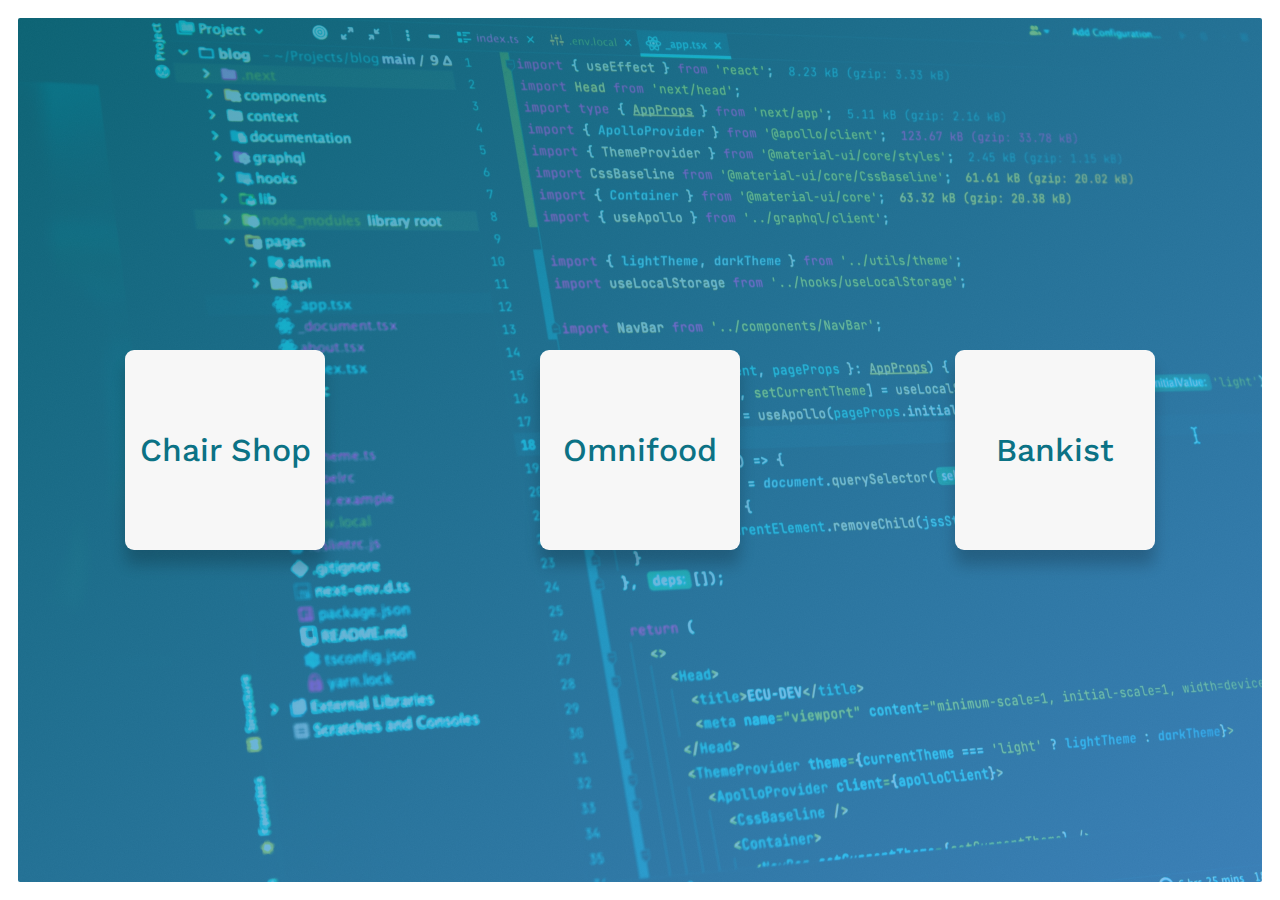
<file: index.html>
<!DOCTYPE html>
<html lang="es">
  <head>
    <meta charset="UTF-8" />
    <meta http-equiv="X-UA-Compatible" content="IE=edge" />
    <meta name="viewport" content="width=device-width, initial-scale=1.0" />
    <link href="css/style.css" rel="stylesheet" />
    <link href="css/queries.css" rel="stylesheet" />

    <link rel="preconnect" href="https://fonts.googleapis.com" />
    <link rel="preconnect" href="https://fonts.gstatic.com" crossorigin />
    <link
      href="https://fonts.googleapis.com/css2?family=Work+Sans:wght@400;500;600;700&display=swap"
      rel="stylesheet"
    />

    <title>Portafolio 💻</title>
  </head>
  <body>
    <header class="header">
      <div class="header__container">
        <div class="header__element">
          <a href="Practicas/LisbonChairShop/index.html" class="btn"
            ><div class="text-box">
              <p class="title-page">Chair Shop</p>
              <div class="description-box hidden">
                <span class="focus-page">Enfoque</span>: HTML5, CSS3
                <ul class="description-page">
                  <li>Uso de iconos</li>
                  <li>Jerarquía visual</li>
                </ul>
              </div>
            </div></a
          >
        </div>

        <div class="header__element">
          <a href="Practicas/Omnifood/index.html" class="btn"
            ><div class="text-box">
              <p class="title-page">Omnifood</p>
              <div class="description-box hidden">
                <span class="focus-page">Enfoque</span>: HTML5, CSS3
                <ul class="description-page">
                  <li>Diseño responsivo</li>
                  <li>Uso de js</li>
                </ul>
              </div>
            </div></a
          >
        </div>

        <div class="header__element">
          <a href="Practicas/Bankist/index.html" class="btn btn--animated"
            ><div class="text-box">
              <p class="title-page">Bankist</p>
              <div class="description-box hidden">
                <span class="focus-page">Enfoque</span>: JavaScript
                <ul class="description-page">
                  <li>Manejo de DOM</li>
                  <li>Optimización de imágenes</li>
                </ul>
              </div>
            </div></a
          >
        </div>
      </div>
    </header>
  </body>

  <script src="js/script.js"></script>
</html>
</file>
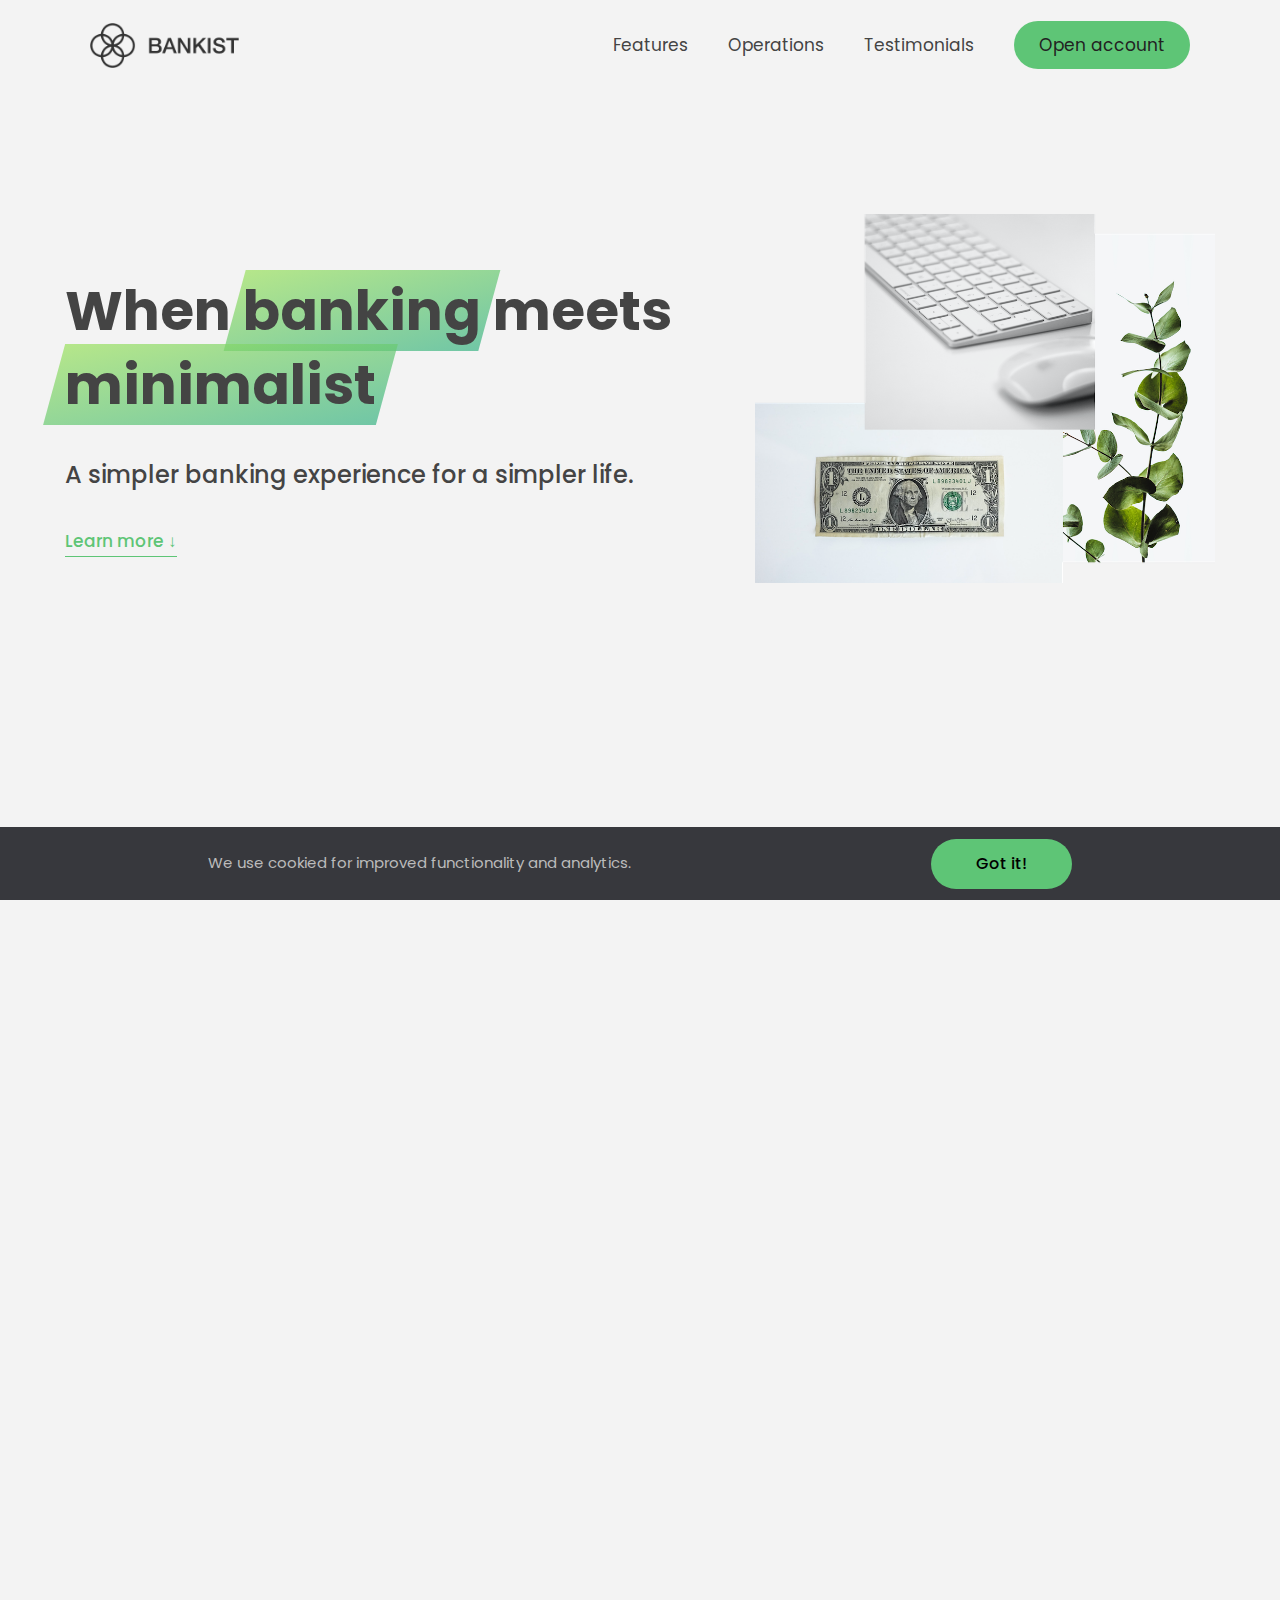
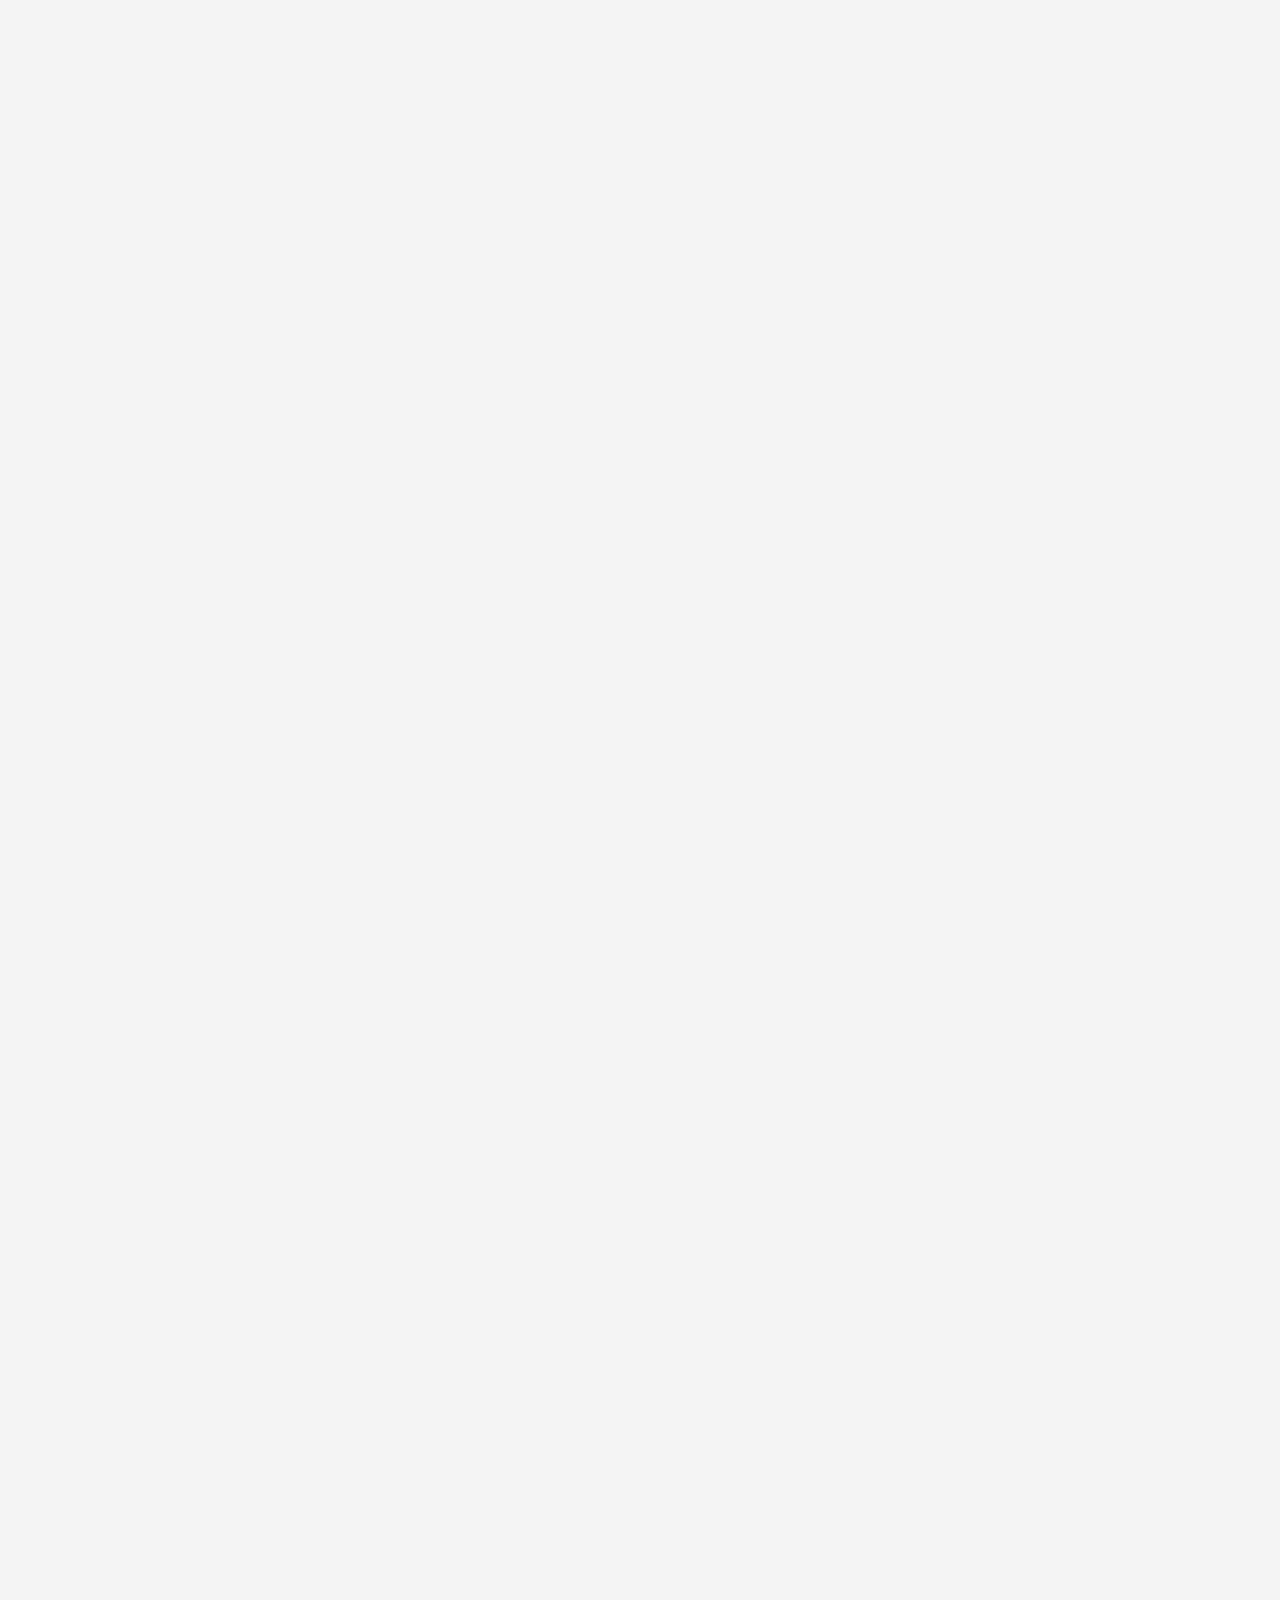
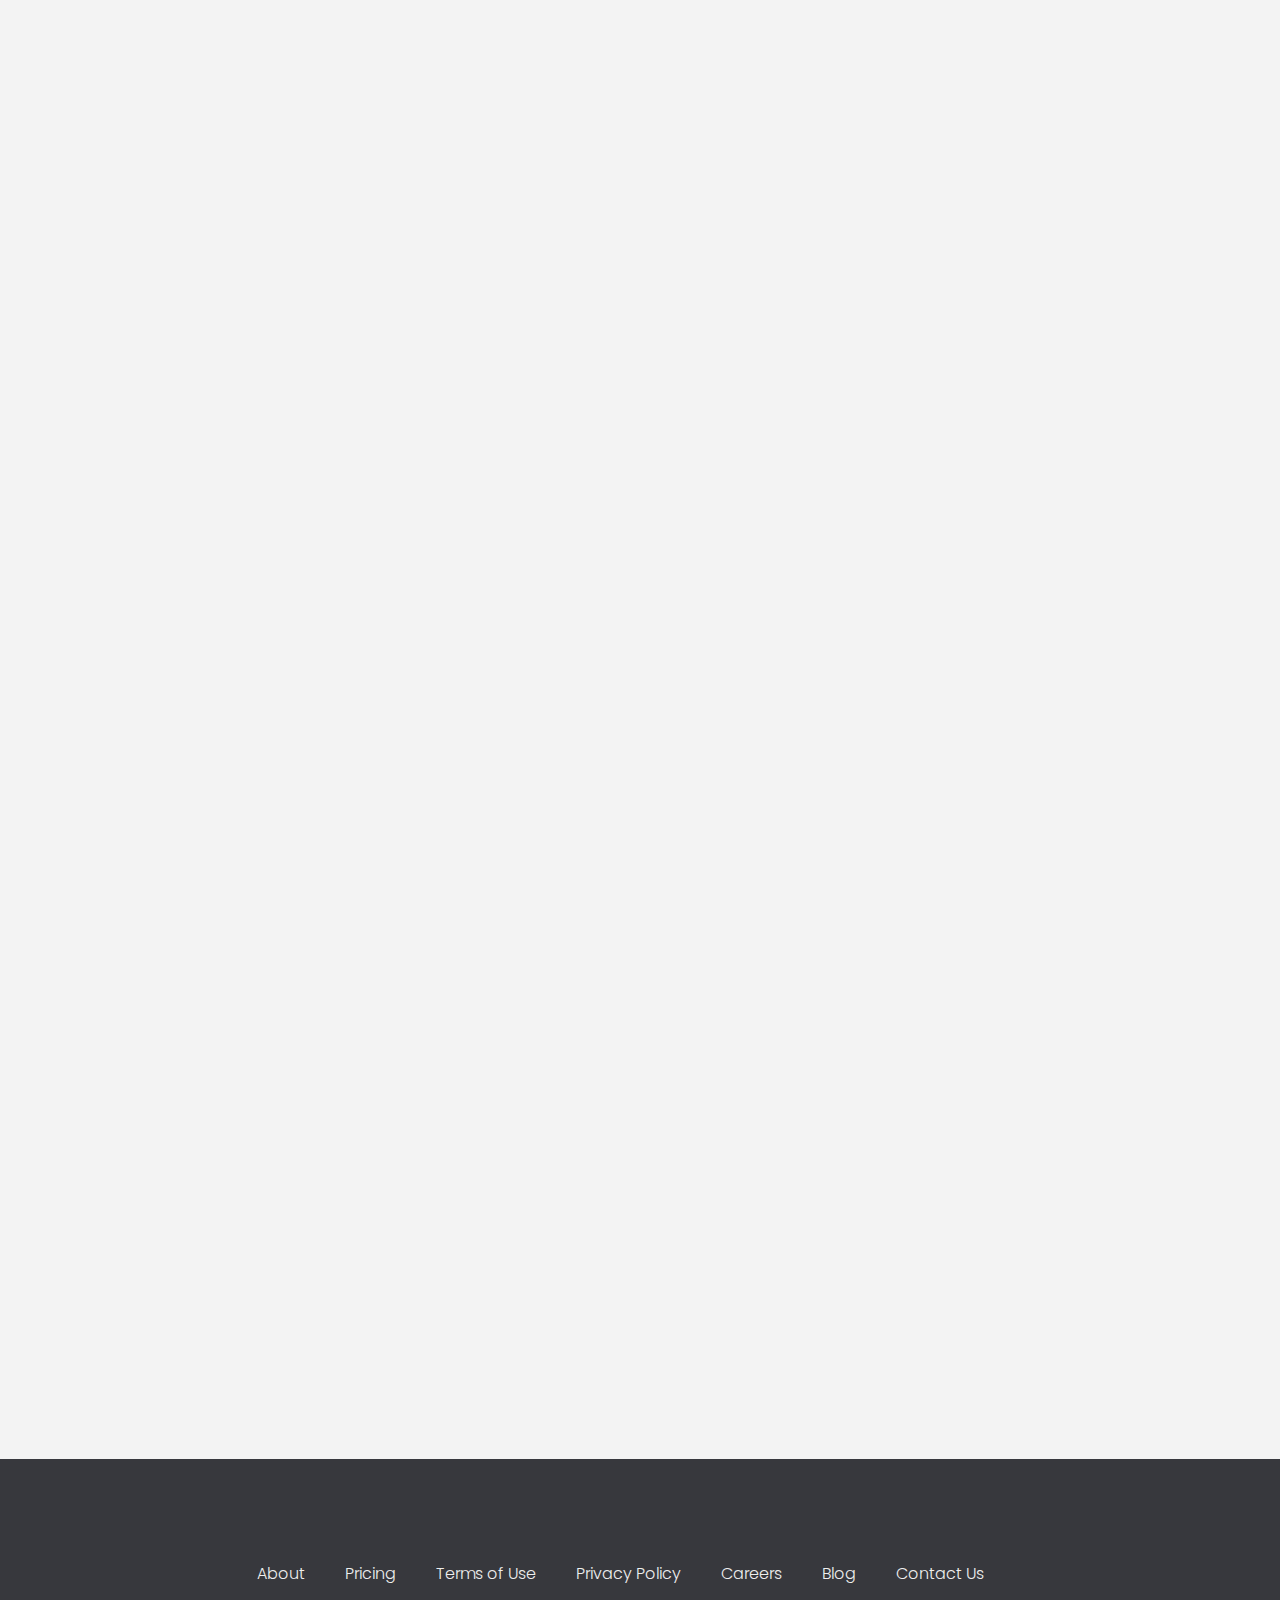
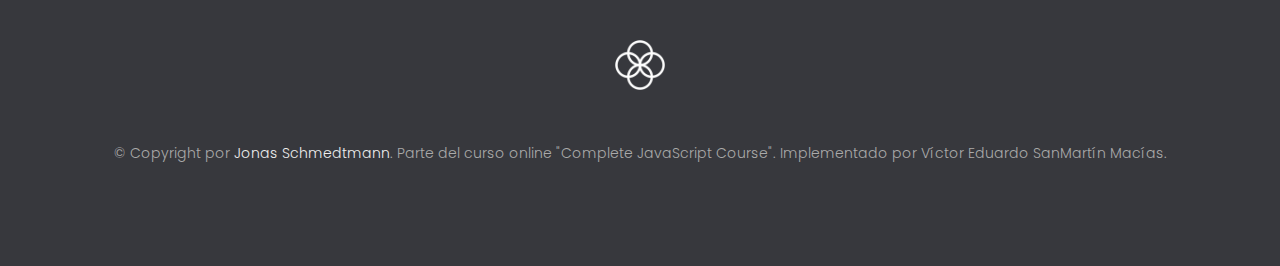
<file: Practicas/Bankist/index.html>
<!DOCTYPE html>
<html lang="en">
  <head>
    <meta charset="UTF-8" />
    <meta name="viewport" content="width=device-width, initial-scale=1.0" />
    <meta http-equiv="X-UA-Compatible" content="ie=edge" />
    <link rel="shortcut icon" type="image/png" href="img/icon.png" />

    <link
      href="https://fonts.googleapis.com/css?family=Poppins:300,400,500,600&display=swap"
      rel="stylesheet"
    />
    <link rel="stylesheet" href="style.css" />
    <title>Bankist | When Banking meets Minimalist</title>
  </head>
  <body>
    <header class="header">
      <nav class="nav">
        <img
          src="img/logo.png"
          alt="Bankist logo"
          class="nav__logo"
          id="logo"
        />
        <ul class="nav__links">
          <li class="nav__item">
            <a class="nav__link" href="#section--1">Features</a>
          </li>
          <li class="nav__item">
            <a class="nav__link" href="#section--2">Operations</a>
          </li>
          <li class="nav__item">
            <a class="nav__link" href="#section--3">Testimonials</a>
          </li>
          <li class="nav__item">
            <a class="nav__link nav__link--btn btn--show-modal" href="#"
              >Open account</a
            >
          </li>
        </ul>
      </nav>

      <div class="header__title">
        <h1>
          When
          <!-- Green highlight effect -->
          <span class="highlight">banking</span>
          meets<br />
          <span class="highlight">minimalist</span>
        </h1>
        <h4>A simpler banking experience for a simpler life.</h4>
        <button class="btn--text btn--scroll-to">Learn more &DownArrow;</button>
        <img
          src="img/hero.png"
          class="header__img"
          alt="Minimalist bank items"
        />
      </div>
    </header>

    <section class="section" id="section--1">
      <div class="section__title">
        <h2 class="section__description">Features</h2>
        <h3 class="section__header">
          Everything you need in a modern bank and more.
        </h3>
      </div>

      <div class="features">
        <img
          src="img/digital-lazy.jpg"
          data-src="img/digital.jpg"
          alt="Computer"
          class="features__img lazy-img"
        />
        <div class="features__feature">
          <div class="features__icon">
            <svg>
              <use xlink:href="img/icons.svg#icon-monitor"></use>
            </svg>
          </div>
          <h5 class="features__header">100% digital bank</h5>
          <p>
            Lorem ipsum dolor sit amet consectetur adipisicing elit. Unde alias
            sint quos? Accusantium a fugiat porro reiciendis saepe quibusdam
            debitis ducimus.
          </p>
        </div>

        <div class="features__feature">
          <div class="features__icon">
            <svg>
              <use xlink:href="img/icons.svg#icon-trending-up"></use>
            </svg>
          </div>
          <h5 class="features__header">Watch your money grow</h5>
          <p>
            Nesciunt quos autem dolorum voluptates cum dolores dicta fuga
            inventore ab? Nulla incidunt eius numquam sequi iste pariatur
            quibusdam!
          </p>
        </div>
        <img
          src="img/grow-lazy.jpg"
          data-src="img/grow.jpg"
          alt="Plant"
          class="features__img lazy-img"
        />

        <img
          src="img/card-lazy.jpg"
          data-src="img/card.jpg"
          alt="Credit card"
          class="features__img lazy-img"
        />
        <div class="features__feature">
          <div class="features__icon">
            <svg>
              <use xlink:href="img/icons.svg#icon-credit-card"></use>
            </svg>
          </div>
          <h5 class="features__header">Free debit card included</h5>
          <p>
            Quasi, fugit in cumque cupiditate reprehenderit debitis animi enim
            eveniet consequatur odit quam quos possimus assumenda dicta fuga
            inventore ab.
          </p>
        </div>
      </div>
    </section>

    <section class="section" id="section--2">
      <div class="section__title">
        <h2 class="section__description">Operations</h2>
        <h3 class="section__header">
          Everything as simple as possible, but no simpler.
        </h3>
      </div>

      <div class="operations">
        <div class="operations__tab-container">
          <button
            class="btn operations__tab operations__tab--1 operations__tab--active"
            data-tab="1"
          >
            <span>01</span>Instant Transfers
          </button>
          <button class="btn operations__tab operations__tab--2" data-tab="2">
            <span>02</span>Instant Loans
          </button>
          <button class="btn operations__tab operations__tab--3" data-tab="3">
            <span>03</span>Instant Closing
          </button>
        </div>
        <div
          class="operations__content operations__content--1 operations__content--active"
        >
          <div class="operations__icon operations__icon--1">
            <svg>
              <use xlink:href="img/icons.svg#icon-upload"></use>
            </svg>
          </div>
          <h5 class="operations__header">
            Tranfser money to anyone, instantly! No fees, no BS.
          </h5>
          <p>
            Lorem ipsum dolor sit amet, consectetur adipisicing elit, sed do
            eiusmod tempor incididunt ut labore et dolore magna aliqua. Ut enim
            ad minim veniam, quis nostrud exercitation ullamco laboris nisi ut
            aliquip ex ea commodo consequat.
          </p>
        </div>

        <div class="operations__content operations__content--2">
          <div class="operations__icon operations__icon--2">
            <svg>
              <use xlink:href="img/icons.svg#icon-home"></use>
            </svg>
          </div>
          <h5 class="operations__header">
            Buy a home or make your dreams come true, with instant loans.
          </h5>
          <p>
            Duis aute irure dolor in reprehenderit in voluptate velit esse
            cillum dolore eu fugiat nulla pariatur. Excepteur sint occaecat
            cupidatat non proident, sunt in culpa qui officia deserunt mollit
            anim id est laborum.
          </p>
        </div>
        <div class="operations__content operations__content--3">
          <div class="operations__icon operations__icon--3">
            <svg>
              <use xlink:href="img/icons.svg#icon-user-x"></use>
            </svg>
          </div>
          <h5 class="operations__header">
            No longer need your account? No problem! Close it instantly.
          </h5>
          <p>
            Excepteur sint occaecat cupidatat non proident, sunt in culpa qui
            officia deserunt mollit anim id est laborum. Ut enim ad minim
            veniam, quis nostrud exercitation ullamco laboris nisi ut aliquip ex
            ea commodo consequat.
          </p>
        </div>
      </div>
    </section>

    <section class="section" id="section--3">
      <div class="section__title section__title--testimonials">
        <h2 class="section__description">Not sure yet?</h2>
        <h3 class="section__header">
          Millions of Bankists are already making their lifes simpler.
        </h3>
      </div>

      <div class="slider">
        <div class="slide slide--1">
          <div class="testimonial">
            <h5 class="testimonial__header">Best financial decision ever!</h5>
            <blockquote class="testimonial__text">
              Lorem ipsum dolor sit, amet consectetur adipisicing elit.
              Accusantium quas quisquam non? Quas voluptate nulla minima
              deleniti optio ullam nesciunt, numquam corporis et asperiores
              laboriosam sunt, praesentium suscipit blanditiis. Necessitatibus
              id alias reiciendis, perferendis facere pariatur dolore veniam
              autem esse non voluptatem saepe provident nihil molestiae.
            </blockquote>
            <address class="testimonial__author">
              <img src="img/user-1.jpg" alt="" class="testimonial__photo" />
              <h6 class="testimonial__name">Aarav Lynn</h6>
              <p class="testimonial__location">San Francisco, USA</p>
            </address>
          </div>
        </div>

        <div class="slide slide--2">
          <div class="testimonial">
            <h5 class="testimonial__header">
              The last step to becoming a complete minimalist
            </h5>
            <blockquote class="testimonial__text">
              Quisquam itaque deserunt ullam, quia ea repellendus provident,
              ducimus neque ipsam modi voluptatibus doloremque, corrupti
              laborum. Incidunt numquam perferendis veritatis neque repellendus.
              Lorem, ipsum dolor sit amet consectetur adipisicing elit. Illo
              deserunt exercitationem deleniti.
            </blockquote>
            <address class="testimonial__author">
              <img src="img/user-2.jpg" alt="" class="testimonial__photo" />
              <h6 class="testimonial__name">Miyah Miles</h6>
              <p class="testimonial__location">London, UK</p>
            </address>
          </div>
        </div>

        <div class="slide slide--3">
          <div class="testimonial">
            <h5 class="testimonial__header">
              Finally free from old-school banks
            </h5>
            <blockquote class="testimonial__text">
              Debitis, nihil sit minus suscipit magni aperiam vel tenetur
              incidunt commodi architecto numquam omnis nulla autem,
              necessitatibus blanditiis modi similique quidem. Odio aliquam
              culpa dicta beatae quod maiores ipsa minus consequatur error sunt,
              deleniti saepe aliquid quos inventore sequi. Necessitatibus id
              alias reiciendis, perferendis facere.
            </blockquote>
            <address class="testimonial__author">
              <img src="img/user-3.jpg" alt="" class="testimonial__photo" />
              <h6 class="testimonial__name">Francisco Gomes</h6>
              <p class="testimonial__location">Lisbon, Portugal</p>
            </address>
          </div>
        </div>

        <!-- <div class="slide"><img src="img/img-1.jpg" alt="Photo 1" /></div>
        <div class="slide"><img src="img/img-2.jpg" alt="Photo 2" /></div>
        <div class="slide"><img src="img/img-3.jpg" alt="Photo 3" /></div>
        <div class="slide"><img src="img/img-4.jpg" alt="Photo 4" /></div> -->
        <button class="slider__btn slider__btn--left">&larr;</button>
        <button class="slider__btn slider__btn--right">&rarr;</button>
        <div class="dots"></div>
      </div>
    </section>

    <section class="section section--sign-up">
      <div class="section__title">
        <h3 class="section__header">
          The best day to join Bankist was one year ago. The second best is
          today!
        </h3>
      </div>
      <button class="btn btn--show-modal">Open your free account today!</button>
    </section>

    <footer class="footer">
      <ul class="footer__nav">
        <li class="footer__item">
          <a class="footer__link" href="#">About</a>
        </li>
        <li class="footer__item">
          <a class="footer__link" href="#">Pricing</a>
        </li>
        <li class="footer__item">
          <a class="footer__link" href="#">Terms of Use</a>
        </li>
        <li class="footer__item">
          <a class="footer__link" href="#">Privacy Policy</a>
        </li>
        <li class="footer__item">
          <a class="footer__link" href="#">Careers</a>
        </li>
        <li class="footer__item">
          <a class="footer__link" href="#">Blog</a>
        </li>
        <li class="footer__item">
          <a class="footer__link" href="#">Contact Us</a>
        </li>
      </ul>
      <img src="img/icon.png" alt="Logo" class="footer__logo" />
      <p class="footer__copyright">
        &copy; Copyright por
        <a
          class="footer__link twitter-link"
          target="_blank"
          href="https://twitter.com/jonasschmedtman"
          >Jonas Schmedtmann</a
        >. Parte del curso online "Complete JavaScript Course". Implementado por
        Víctor Eduardo SanMartín Macías.
      </p>
    </footer>

    <div class="modal hidden">
      <button class="btn--close-modal">&times;</button>
      <h2 class="modal__header">
        Open your bank account <br />
        in just <span class="highlight">5 minutes</span>
      </h2>
      <form class="modal__form">
        <label>First Name</label>
        <input type="text" />
        <label>Last Name</label>
        <input type="text" />
        <label>Email Address</label>
        <input type="email" />
        <button class="btn">Next step &rarr;</button>
      </form>
    </div>
    <div class="overlay hidden"></div>

    <script src="script.js"></script>
  </body>
</html>
</file>
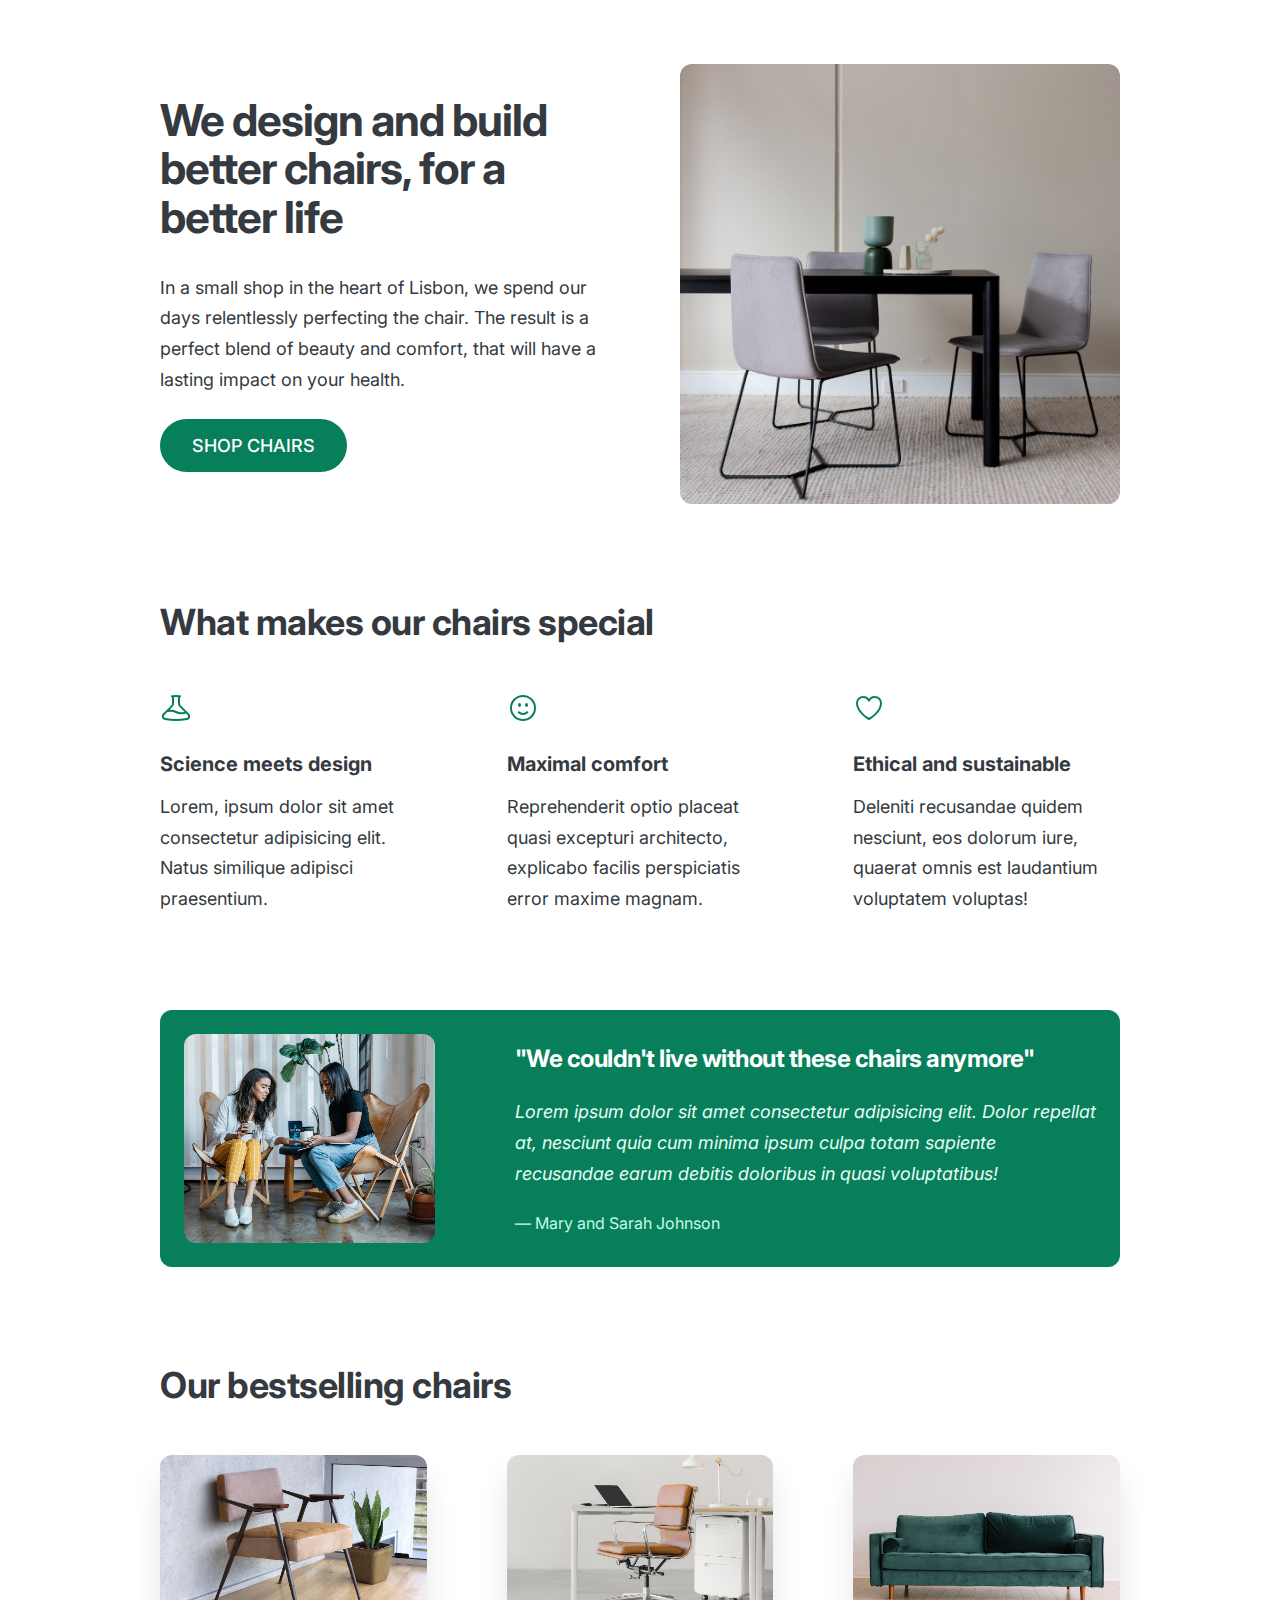
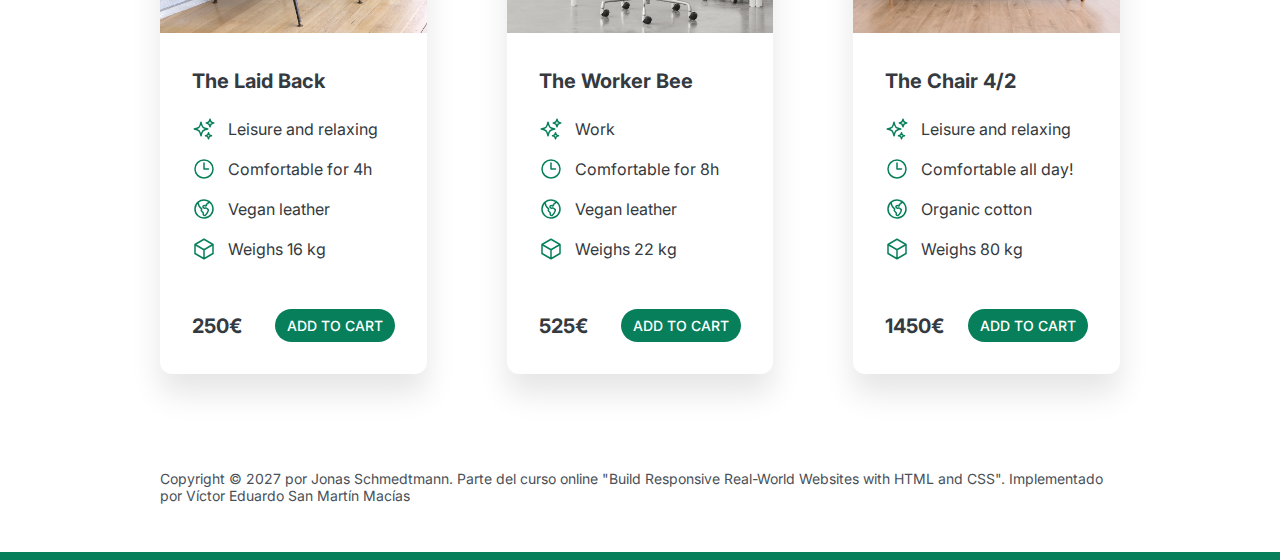
<file: Practicas/LisbonChairShop/index.html>
<!DOCTYPE html>
<html lang="en">
  <head>
    <meta charset="UTF-8" />
    <meta http-equiv="X-UA-Compatible" content="IE=edge" />
    <meta name="viewport" content="width=device-width, initial-scale=1.0" />
    <link rel="preconnect" href="https://fonts.googleapis.com" />
    <link rel="preconnect" href="https://fonts.gstatic.com" crossorigin />
    <link
      href="https://fonts.googleapis.com/css2?family=Inter:wght@300;400;500;600;700&display=swap"
      rel="stylesheet"
    />
    <link rel="stylesheet" href="style.css" />
    <title>Lisbon Chair Shop</title>
  </head>
  <body>
    <div class="container">
      <header>
        <div class="header-text-box">
          <h1>We design and build better chairs, for a better life</h1>
          <p class="header-text">
            In a small shop in the heart of Lisbon, we spend our days
            relentlessly perfecting the chair. The result is a perfect blend of
            beauty and comfort, that will have a lasting impact on your health.
          </p>
          <a class="btn btn--big" href="#">Shop chairs</a>
        </div>
        <img src="hero.jpg" alt="Photo" />
      </header>

      <section>
        <h2>What makes our chairs special</h2>
        <div class="grid-3-cols">
          <div>
            <svg
              xmlns="http://www.w3.org/2000/svg"
              fill="none"
              viewBox="0 0 24 24"
              stroke-width="1.5"
              stroke="currentColor"
              class="features-icon"
            >
              <path
                stroke-linecap="round"
                stroke-linejoin="round"
                d="M9.75 3.104v5.714a2.25 2.25 0 01-.659 1.591L5 14.5M9.75 3.104c-.251.023-.501.05-.75.082m.75-.082a24.301 24.301 0 014.5 0m0 0v5.714c0 .597.237 1.17.659 1.591L19.8 15.3M14.25 3.104c.251.023.501.05.75.082M19.8 15.3l-1.57.393A9.065 9.065 0 0112 15a9.065 9.065 0 00-6.23-.693L5 14.5m14.8.8l1.402 1.402c1.232 1.232.65 3.318-1.067 3.611A48.309 48.309 0 0112 21c-2.773 0-5.491-.235-8.135-.687-1.718-.293-2.3-2.379-1.067-3.61L5 14.5"
              />
            </svg>

            <p class="features-title"><strong>Science meets design</strong></p>
            <p class="features-text">
              Lorem, ipsum dolor sit amet consectetur adipisicing elit. Natus
              similique adipisci praesentium.
            </p>
          </div>

          <div>
            <svg
              xmlns="http://www.w3.org/2000/svg"
              fill="none"
              viewBox="0 0 24 24"
              stroke-width="1.5"
              stroke="currentColor"
              class="features-icon"
            >
              <path
                stroke-linecap="round"
                stroke-linejoin="round"
                d="M15.182 15.182a4.5 4.5 0 01-6.364 0M21 12a9 9 0 11-18 0 9 9 0 0118 0zM9.75 9.75c0 .414-.168.75-.375.75S9 10.164 9 9.75 9.168 9 9.375 9s.375.336.375.75zm-.375 0h.008v.015h-.008V9.75zm5.625 0c0 .414-.168.75-.375.75s-.375-.336-.375-.75.168-.75.375-.75.375.336.375.75zm-.375 0h.008v.015h-.008V9.75z"
              />
            </svg>

            <p class="features-title">
              <strong>Maximal comfort</strong>
            </p>
            <p class="features-text">
              Reprehenderit optio placeat quasi excepturi architecto, explicabo
              facilis perspiciatis error maxime magnam.
            </p>
          </div>

          <div>
            <svg
              xmlns="http://www.w3.org/2000/svg"
              fill="none"
              viewBox="0 0 24 24"
              stroke-width="1.5"
              stroke="currentColor"
              class="features-icon"
            >
              <path
                stroke-linecap="round"
                stroke-linejoin="round"
                d="M21 8.25c0-2.485-2.099-4.5-4.688-4.5-1.935 0-3.597 1.126-4.312 2.733-.715-1.607-2.377-2.733-4.313-2.733C5.1 3.75 3 5.765 3 8.25c0 7.22 9 12 9 12s9-4.78 9-12z"
              />
            </svg>

            <p class="features-title">
              <strong>Ethical and sustainable</strong>
            </p>
            <p class="features-text">
              Deleniti recusandae quidem nesciunt, eos dolorum iure, quaerat
              omnis est laudantium voluptatem voluptas!
            </p>
          </div>
        </div>
      </section>

      <section class="testimonial-section">
        <div class="grid-3-cols">
          <img src="customers.jpg" alt="People sitting on chairs" />
          <div class="testimonial-box">
            <h2>"We couldn't live without these chairs anymore"</h2>
            <blockquote class="testimonial-text">
              Lorem ipsum dolor sit amet consectetur adipisicing elit. Dolor
              repellat at, nesciunt quia cum minima ipsum culpa totam sapiente
              recusandae earum debitis doloribus in quasi voluptatibus!
            </blockquote>
            <p class="testimonial-author">&mdash; Mary and Sarah Johnson</p>
          </div>
        </div>
      </section>

      <section>
        <h2>Our bestselling chairs</h2>
        <div class="grid-3-cols">
          <figure class="chair">
            <img src="chair-1.jpg" alt="Chair" />
            <div class="chair-box">
              <h3>The Laid Back</h3>
              <ul class="chair-details">
                <li>
                  <svg
                    xmlns="http://www.w3.org/2000/svg"
                    fill="none"
                    viewBox="0 0 24 24"
                    stroke-width="1.5"
                    stroke="currentColor"
                    class="chair-icon"
                  >
                    <path
                      stroke-linecap="round"
                      stroke-linejoin="round"
                      d="M9.813 15.904L9 18.75l-.813-2.846a4.5 4.5 0 00-3.09-3.09L2.25 12l2.846-.813a4.5 4.5 0 003.09-3.09L9 5.25l.813 2.846a4.5 4.5 0 003.09 3.09L15.75 12l-2.846.813a4.5 4.5 0 00-3.09 3.09zM18.259 8.715L18 9.75l-.259-1.035a3.375 3.375 0 00-2.455-2.456L14.25 6l1.036-.259a3.375 3.375 0 002.455-2.456L18 2.25l.259 1.035a3.375 3.375 0 002.456 2.456L21.75 6l-1.035.259a3.375 3.375 0 00-2.456 2.456zM16.894 20.567L16.5 21.75l-.394-1.183a2.25 2.25 0 00-1.423-1.423L13.5 18.75l1.183-.394a2.25 2.25 0 001.423-1.423l.394-1.183.394 1.183a2.25 2.25 0 001.423 1.423l1.183.394-1.183.394a2.25 2.25 0 00-1.423 1.423z"
                    />
                  </svg>

                  <!-- Span is a generic INLINE text element, it doesn't have any meaning. It's like a div element, but inline -->
                  <span>Leisure and relaxing</span>
                </li>
                <li>
                  <svg
                    xmlns="http://www.w3.org/2000/svg"
                    fill="none"
                    viewBox="0 0 24 24"
                    stroke-width="1.5"
                    stroke="currentColor"
                    class="chair-icon"
                  >
                    <path
                      stroke-linecap="round"
                      stroke-linejoin="round"
                      d="M12 6v6h4.5m4.5 0a9 9 0 11-18 0 9 9 0 0118 0z"
                    />
                  </svg>

                  <span>Comfortable for 4h</span>
                </li>
                <li>
                  <svg
                    xmlns="http://www.w3.org/2000/svg"
                    fill="none"
                    viewBox="0 0 24 24"
                    stroke-width="1.5"
                    stroke="currentColor"
                    class="chair-icon"
                  >
                    <path
                      stroke-linecap="round"
                      stroke-linejoin="round"
                      d="M6.115 5.19l.319 1.913A6 6 0 008.11 10.36L9.75 12l-.387.775c-.217.433-.132.956.21 1.298l1.348 1.348c.21.21.329.497.329.795v1.089c0 .426.24.815.622 1.006l.153.076c.433.217.956.132 1.298-.21l.723-.723a8.7 8.7 0 002.288-4.042 1.087 1.087 0 00-.358-1.099l-1.33-1.108c-.251-.21-.582-.299-.905-.245l-1.17.195a1.125 1.125 0 01-.98-.314l-.295-.295a1.125 1.125 0 010-1.591l.13-.132a1.125 1.125 0 011.3-.21l.603.302a.809.809 0 001.086-1.086L14.25 7.5l1.256-.837a4.5 4.5 0 001.528-1.732l.146-.292M6.115 5.19A9 9 0 1017.18 4.64M6.115 5.19A8.965 8.965 0 0112 3c1.929 0 3.716.607 5.18 1.64"
                    />
                  </svg>

                  <span>Vegan leather</span>
                </li>
                <li>
                  <svg
                    xmlns="http://www.w3.org/2000/svg"
                    fill="none"
                    viewBox="0 0 24 24"
                    stroke-width="1.5"
                    stroke="currentColor"
                    class="chair-icon"
                  >
                    <path
                      stroke-linecap="round"
                      stroke-linejoin="round"
                      d="M21 7.5l-9-5.25L3 7.5m18 0l-9 5.25m9-5.25v9l-9 5.25M3 7.5l9 5.25M3 7.5v9l9 5.25m0-9v9"
                    />
                  </svg>

                  <span>Weighs 16 kg</span>
                </li>
              </ul>
              <div class="chair-price">
                <strong>250€</strong>
                <a href="#" class="btn btn--small">Add to cart</a>
              </div>
            </div>
          </figure>

          <figure class="chair">
            <img src="chair-2.jpg" alt="Chair" />
            <div class="chair-box">
              <h3>The Worker Bee</h3>
              <ul class="chair-details">
                <li>
                  <svg
                    xmlns="http://www.w3.org/2000/svg"
                    fill="none"
                    viewBox="0 0 24 24"
                    stroke-width="1.5"
                    stroke="currentColor"
                    class="chair-icon"
                  >
                    <path
                      stroke-linecap="round"
                      stroke-linejoin="round"
                      d="M9.813 15.904L9 18.75l-.813-2.846a4.5 4.5 0 00-3.09-3.09L2.25 12l2.846-.813a4.5 4.5 0 003.09-3.09L9 5.25l.813 2.846a4.5 4.5 0 003.09 3.09L15.75 12l-2.846.813a4.5 4.5 0 00-3.09 3.09zM18.259 8.715L18 9.75l-.259-1.035a3.375 3.375 0 00-2.455-2.456L14.25 6l1.036-.259a3.375 3.375 0 002.455-2.456L18 2.25l.259 1.035a3.375 3.375 0 002.456 2.456L21.75 6l-1.035.259a3.375 3.375 0 00-2.456 2.456zM16.894 20.567L16.5 21.75l-.394-1.183a2.25 2.25 0 00-1.423-1.423L13.5 18.75l1.183-.394a2.25 2.25 0 001.423-1.423l.394-1.183.394 1.183a2.25 2.25 0 001.423 1.423l1.183.394-1.183.394a2.25 2.25 0 00-1.423 1.423z"
                    />
                  </svg>
                  <span>Work</span>
                </li>
                <li>
                  <svg
                    xmlns="http://www.w3.org/2000/svg"
                    fill="none"
                    viewBox="0 0 24 24"
                    stroke-width="1.5"
                    stroke="currentColor"
                    class="chair-icon"
                  >
                    <path
                      stroke-linecap="round"
                      stroke-linejoin="round"
                      d="M12 6v6h4.5m4.5 0a9 9 0 11-18 0 9 9 0 0118 0z"
                    />
                  </svg>
                  <span>Comfortable for 8h</span>
                </li>
                <li>
                  <svg
                    xmlns="http://www.w3.org/2000/svg"
                    fill="none"
                    viewBox="0 0 24 24"
                    stroke-width="1.5"
                    stroke="currentColor"
                    class="chair-icon"
                  >
                    <path
                      stroke-linecap="round"
                      stroke-linejoin="round"
                      d="M6.115 5.19l.319 1.913A6 6 0 008.11 10.36L9.75 12l-.387.775c-.217.433-.132.956.21 1.298l1.348 1.348c.21.21.329.497.329.795v1.089c0 .426.24.815.622 1.006l.153.076c.433.217.956.132 1.298-.21l.723-.723a8.7 8.7 0 002.288-4.042 1.087 1.087 0 00-.358-1.099l-1.33-1.108c-.251-.21-.582-.299-.905-.245l-1.17.195a1.125 1.125 0 01-.98-.314l-.295-.295a1.125 1.125 0 010-1.591l.13-.132a1.125 1.125 0 011.3-.21l.603.302a.809.809 0 001.086-1.086L14.25 7.5l1.256-.837a4.5 4.5 0 001.528-1.732l.146-.292M6.115 5.19A9 9 0 1017.18 4.64M6.115 5.19A8.965 8.965 0 0112 3c1.929 0 3.716.607 5.18 1.64"
                    />
                  </svg>
                  <span>Vegan leather</span>
                </li>
                <li>
                  <svg
                    xmlns="http://www.w3.org/2000/svg"
                    fill="none"
                    viewBox="0 0 24 24"
                    stroke-width="1.5"
                    stroke="currentColor"
                    class="chair-icon"
                  >
                    <path
                      stroke-linecap="round"
                      stroke-linejoin="round"
                      d="M21 7.5l-9-5.25L3 7.5m18 0l-9 5.25m9-5.25v9l-9 5.25M3 7.5l9 5.25M3 7.5v9l9 5.25m0-9v9"
                    />
                  </svg>
                  <span>Weighs 22 kg</span>
                </li>
              </ul>
              <div class="chair-price">
                <strong>525€</strong>
                <a href="#" class="btn btn--small">Add to cart</a>
              </div>
            </div>
          </figure>

          <figure class="chair">
            <img src="chair-3.jpg" alt="Chair" />
            <div class="chair-box">
              <h3>The Chair 4/2</h3>
              <ul class="chair-details">
                <li>
                  <svg
                    xmlns="http://www.w3.org/2000/svg"
                    fill="none"
                    viewBox="0 0 24 24"
                    stroke-width="1.5"
                    stroke="currentColor"
                    class="chair-icon"
                  >
                    <path
                      stroke-linecap="round"
                      stroke-linejoin="round"
                      d="M9.813 15.904L9 18.75l-.813-2.846a4.5 4.5 0 00-3.09-3.09L2.25 12l2.846-.813a4.5 4.5 0 003.09-3.09L9 5.25l.813 2.846a4.5 4.5 0 003.09 3.09L15.75 12l-2.846.813a4.5 4.5 0 00-3.09 3.09zM18.259 8.715L18 9.75l-.259-1.035a3.375 3.375 0 00-2.455-2.456L14.25 6l1.036-.259a3.375 3.375 0 002.455-2.456L18 2.25l.259 1.035a3.375 3.375 0 002.456 2.456L21.75 6l-1.035.259a3.375 3.375 0 00-2.456 2.456zM16.894 20.567L16.5 21.75l-.394-1.183a2.25 2.25 0 00-1.423-1.423L13.5 18.75l1.183-.394a2.25 2.25 0 001.423-1.423l.394-1.183.394 1.183a2.25 2.25 0 001.423 1.423l1.183.394-1.183.394a2.25 2.25 0 00-1.423 1.423z"
                    />
                  </svg>
                  <span>Leisure and relaxing</span>
                </li>
                <li>
                  <svg
                    xmlns="http://www.w3.org/2000/svg"
                    fill="none"
                    viewBox="0 0 24 24"
                    stroke-width="1.5"
                    stroke="currentColor"
                    class="chair-icon"
                  >
                    <path
                      stroke-linecap="round"
                      stroke-linejoin="round"
                      d="M12 6v6h4.5m4.5 0a9 9 0 11-18 0 9 9 0 0118 0z"
                    />
                  </svg>
                  <span>Comfortable all day!</span>
                </li>
                <li>
                  <svg
                    xmlns="http://www.w3.org/2000/svg"
                    fill="none"
                    viewBox="0 0 24 24"
                    stroke-width="1.5"
                    stroke="currentColor"
                    class="chair-icon"
                  >
                    <path
                      stroke-linecap="round"
                      stroke-linejoin="round"
                      d="M6.115 5.19l.319 1.913A6 6 0 008.11 10.36L9.75 12l-.387.775c-.217.433-.132.956.21 1.298l1.348 1.348c.21.21.329.497.329.795v1.089c0 .426.24.815.622 1.006l.153.076c.433.217.956.132 1.298-.21l.723-.723a8.7 8.7 0 002.288-4.042 1.087 1.087 0 00-.358-1.099l-1.33-1.108c-.251-.21-.582-.299-.905-.245l-1.17.195a1.125 1.125 0 01-.98-.314l-.295-.295a1.125 1.125 0 010-1.591l.13-.132a1.125 1.125 0 011.3-.21l.603.302a.809.809 0 001.086-1.086L14.25 7.5l1.256-.837a4.5 4.5 0 001.528-1.732l.146-.292M6.115 5.19A9 9 0 1017.18 4.64M6.115 5.19A8.965 8.965 0 0112 3c1.929 0 3.716.607 5.18 1.64"
                    />
                  </svg>
                  <span>Organic cotton</span>
                </li>
                <li>
                  <svg
                    xmlns="http://www.w3.org/2000/svg"
                    fill="none"
                    viewBox="0 0 24 24"
                    stroke-width="1.5"
                    stroke="currentColor"
                    class="chair-icon"
                  >
                    <path
                      stroke-linecap="round"
                      stroke-linejoin="round"
                      d="M21 7.5l-9-5.25L3 7.5m18 0l-9 5.25m9-5.25v9l-9 5.25M3 7.5l9 5.25M3 7.5v9l9 5.25m0-9v9"
                    />
                  </svg>
                  <span>Weighs 80 kg</span>
                </li>
              </ul>
              <div class="chair-price">
                <strong>1450€</strong>
                <a href="#" class="btn btn--small">Add to cart</a>
              </div>
            </div>
          </figure>
        </div>
      </section>

      <footer>
        Copyright &copy; 2027 por Jonas Schmedtmann. Parte del curso online
        "Build Responsive Real-World Websites with HTML and CSS". Implementado
        por Víctor Eduardo San Martín Macías
      </footer>
    </div>
  </body>
</html>
</file>
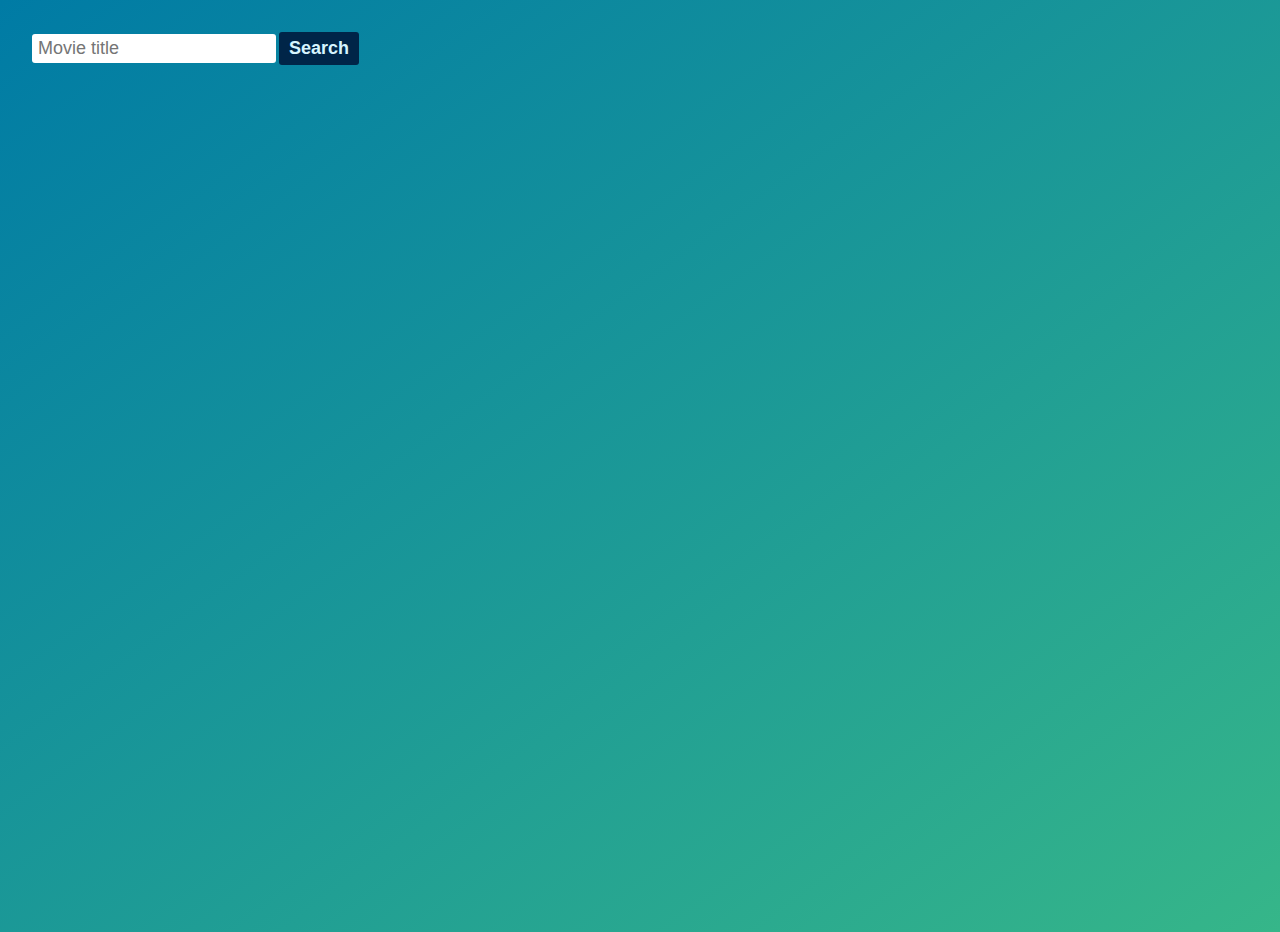
<file: Practicas/Movies Data/index.html>
<!DOCTYPE html>
<html lang="en">
  <head>
    <meta charset="UTF-8" />
    <meta http-equiv="X-UA-Compatible" content="IE=edge" />
    <meta name="viewport" content="width=device-width, initial-scale=1.0" />

    <link rel="preconnect" href="https://fonts.googleapis.com" />
    <link rel="preconnect" href="https://fonts.gstatic.com" crossorigin />
    <link
      href="https://fonts.googleapis.com/css2?family=Outfit:wght@300;400;500;600;700&display=swap"
      rel="stylesheet"
    />

    <link rel="stylesheet" href="style.css" />

    <script src="script.js" defer></script>

    <title>Document</title>
  </head>
  <body>
    <form>
      <input
        class="input"
        type="text"
        placeholder="Movie title"
      />
      <button class="btn submit">Search</button>
      <button class="btn more">more</button>
    </form>

    <div class="container">
      
    </div>
    
    <div class="card-container"></div>
  </body>
</html>
</file>
<file: css/style.css>
* {
  margin: 0;
  padding: 0;
  box-sizing: inherit;
}

html {
  font-size: 62.5%;
}

body {
  font-family: "Work Sans", sans-serif;
  box-sizing: border-box;
}

.header {
  height: 100vh;

  padding: 2vh;
}

.header__container {
  height: 100%;
  background-size: cover;
  background-position: top;
  border-radius: 2px;
  background-image: linear-gradient(
      to right bottom,
      rgba(12, 132, 153, 0.7),
      rgba(77, 171, 247, 0.7)
    ),
    url(../programming.jpg);

  display: grid;
  grid-template-columns: repeat(3, 1fr);
  justify-items: center;
  align-items: center;
}

.header__element {
  width: 20rem;
  height: 20rem;
}

.text-box {
  display: flex;
  flex-direction: column;
  justify-content: center;
  align-items: center;
  text-align: center;
  height: 100%;
}

.btn:link,
.btn:visited {
  display: inline-block;
  color: #0b7285;
  font-size: 3.2rem;
  font-weight: 500;
  padding: 10px;
  background-color: #f7f7f7;
  border-radius: 9px;
  text-decoration: none;
  box-shadow: 0 1.5rem 1.5rem rgba(0, 0, 0, 0.2);
  position: relative;
  width: 100%;
  height: 100%;

  transition: all 0.2s;
}

.btn:hover {
  transform: translateY(-1rem) scale(1.1);
  box-shadow: 0 2rem 2rem rgba(0, 0, 0, 0.2);
}

.btn:active {
  transform: translateY(-0.5rem) scale(1.1);
  box-shadow: 0 2rem 2rem rgba(0, 0, 0, 0.2);
}

.btn::after {
  content: "";
  display: inline-block;
  width: 100%;
  height: 100%;
  border-radius: 9px;
  position: absolute;
  top: 0;
  left: 0;
  background-color: #f7f7f7;
  z-index: -1;

  transition: all 0.5s;
}

.btn:hover::after {
  transform: scale(1.2);
  background-color: transparent;
}

.description-box {
  font-size: 1.6rem;
}

.focus-page {
  font-weight: 700;
}

.description-page {
  border-top: 1px solid #0b7285;
  padding-top: 1.2rem;
  list-style: none;

  display: flex;
  flex-direction: column;
  gap: 0.5rem;
}

.hidden {
  display: none;
}

@keyframes moveInLeft {
  0% {
    transform: translateX(-3rem);
    opacity: 0;
  }

  100% {
    transform: translateX(0);
    opacity: 100;
  }
}

@keyframes moveInBottom {
  0% {
    transform: translateY(3rem);
    opacity: 0;
  }

  100% {
    transform: translateY(0);
    opacity: 100;
  }
}

.header__element:nth-child(odd) {
  animation: moveInLeft 0.8s ease-out;
}

.header__element:nth-child(even) {
  animation: moveInBottom 0.8s ease-out;
}
</file>
<file: css/queries.css>
@media (max-width: 44rem) {
  /* html {
    font-size: 50%;
  } */

  .header__container {
    grid-template-columns: repeat(2, 1fr);
  }

  .header__element {
    width: 15rem;
    height: 15rem;
  }
  .btn:link,
  .btn:visited {
    font-size: 2.2rem;
  }

  .description-box {
    font-size: 1.2rem;
  }
}
</file>
<file: Practicas/Bankist/style.css>
/* The page is NOT responsive. You can implement responsiveness yourself if you wanna have some fun 😃 */

:root {
  --color-primary: #5ec576;
  --color-secondary: #ffcb03;
  --color-tertiary: #ff585f;
  --color-primary-darker: #4bbb7d;
  --color-secondary-darker: #ffbb00;
  --color-tertiary-darker: #fd424b;
  --color-primary-opacity: #5ec5763a;
  --color-secondary-opacity: #ffcd0331;
  --color-tertiary-opacity: #ff58602d;
  --gradient-primary: linear-gradient(to top left, #39b385, #9be15d);
  --gradient-secondary: linear-gradient(to top left, #ffb003, #ffcb03);
}

* {
  margin: 0;
  padding: 0;
  box-sizing: inherit;
}

html {
  font-size: 62.5%;
  box-sizing: border-box;
}

body {
  font-family: 'Poppins', sans-serif;
  font-weight: 300;
  color: #444;
  line-height: 1.9;
  background-color: #f3f3f3;
}

/* GENERAL ELEMENTS */
.section {
  padding: 15rem 3rem;
  border-top: 1px solid #ddd;

  transition: transform 1s, opacity 1s;
}

.section--hidden {
  opacity: 0;
  transform: translateY(8rem);
}

.section__title {
  max-width: 80rem;
  margin: 0 auto 8rem auto;
}

.section__description {
  font-size: 1.8rem;
  font-weight: 600;
  text-transform: uppercase;
  color: var(--color-primary);
  margin-bottom: 1rem;
}

.section__header {
  font-size: 4rem;
  line-height: 1.3;
  font-weight: 500;
}

.btn {
  display: inline-block;
  background-color: var(--color-primary);
  font-size: 1.6rem;
  font-family: inherit;
  font-weight: 500;
  border: none;
  padding: 1.25rem 4.5rem;
  border-radius: 10rem;
  cursor: pointer;
  transition: all 0.3s;
}

.btn:hover {
  background-color: var(--color-primary-darker);
}

.btn--text {
  display: inline-block;
  background: none;
  font-size: 1.7rem;
  font-family: inherit;
  font-weight: 500;
  color: var(--color-primary);
  border: none;
  border-bottom: 1px solid currentColor;
  padding-bottom: 2px;
  cursor: pointer;
  transition: all 0.3s;
}

p {
  color: #666;
}

/* This is BAD for accessibility! Don't do in the real world! */
button:focus {
  outline: none;
}

img {
  transition: filter 0.5s;
}

.lazy-img {
  filter: blur(20px);
}

/* NAVIGATION */
.nav {
  display: flex;
  justify-content: space-between;
  align-items: center;
  height: 9rem;
  width: 100%;
  padding: 0 6rem;
  z-index: 100;
}

/* nav and stickly class at the same time */
.nav.sticky {
  position: fixed;
  background-color: rgba(255, 255, 255, 0.95);
}

.nav__logo {
  height: 4.5rem;
  transition: all 0.3s;
}

.nav__links {
  display: flex;
  align-items: center;
  list-style: none;
}

.nav__item {
  margin-left: 4rem;
}

.nav__link:link,
.nav__link:visited {
  font-size: 1.7rem;
  font-weight: 400;
  color: inherit;
  text-decoration: none;
  display: block;
  transition: all 0.3s;
}

.nav__link--btn:link,
.nav__link--btn:visited {
  padding: 0.8rem 2.5rem;
  border-radius: 3rem;
  background-color: var(--color-primary);
  color: #222;
}

.nav__link--btn:hover,
.nav__link--btn:active {
  color: inherit;
  background-color: var(--color-primary-darker);
  color: #333;
}

/* HEADER */
.header {
  padding: 0 3rem;
  height: 100vh;
  display: flex;
  flex-direction: column;
  align-items: center;
}

.header__title {
  flex: 1;

  max-width: 115rem;
  display: grid;
  grid-template-columns: 3fr 2fr;
  row-gap: 3rem;
  align-content: center;
  justify-content: center;

  align-items: start;
  justify-items: start;
}

h1 {
  font-size: 5.5rem;
  line-height: 1.35;
}

h4 {
  font-size: 2.4rem;
  font-weight: 500;
}

.header__img {
  width: 100%;
  grid-column: 2 / 3;
  grid-row: 1 / span 4;
  transform: translateY(-6rem);
}

.highlight {
  position: relative;
}

.highlight::after {
  display: block;
  content: '';
  position: absolute;
  bottom: 0;
  left: 0;
  height: 100%;
  width: 100%;
  z-index: -1;
  opacity: 0.7;
  transform: scale(1.07, 1.05) skewX(-15deg);
  background-image: var(--gradient-primary);
}

/* FEATURES */
.features {
  display: grid;
  grid-template-columns: 1fr 1fr;
  gap: 4rem;
  margin: 0 12rem;
}

.features__img {
  width: 100%;
}

.features__feature {
  align-self: center;
  justify-self: center;
  width: 70%;
  font-size: 1.5rem;
}

.features__icon {
  display: flex;
  align-items: center;
  justify-content: center;
  background-color: var(--color-primary-opacity);
  height: 5.5rem;
  width: 5.5rem;
  border-radius: 50%;
  margin-bottom: 2rem;
}

.features__icon svg {
  height: 2.5rem;
  width: 2.5rem;
  fill: var(--color-primary);
}

.features__header {
  font-size: 2rem;
  margin-bottom: 1rem;
}

/* OPERATIONS */
.operations {
  max-width: 100rem;
  margin: 12rem auto 0 auto;

  background-color: #fff;
}

.operations__tab-container {
  display: flex;
  justify-content: center;
}

.operations__tab {
  margin-right: 2.5rem;
  transform: translateY(-50%);
}

.operations__tab span {
  margin-right: 1rem;
  font-weight: 600;
  display: inline-block;
}

.operations__tab--1 {
  background-color: var(--color-secondary);
}

.operations__tab--1:hover {
  background-color: var(--color-secondary-darker);
}

.operations__tab--3 {
  background-color: var(--color-tertiary);
  margin: 0;
}

.operations__tab--3:hover {
  background-color: var(--color-tertiary-darker);
}

.operations__tab--active {
  transform: translateY(-66%);
}

.operations__content {
  display: none;

  /* JUST PRESENTATIONAL */
  font-size: 1.7rem;
  padding: 2.5rem 7rem 6.5rem 7rem;
}

.operations__content--active {
  display: grid;
  grid-template-columns: 7rem 1fr;
  column-gap: 3rem;
  row-gap: 0.5rem;
}

.operations__header {
  font-size: 2.25rem;
  font-weight: 500;
  align-self: center;
}

.operations__icon {
  display: flex;
  align-items: center;
  justify-content: center;
  height: 7rem;
  width: 7rem;
  border-radius: 50%;
}

.operations__icon svg {
  height: 2.75rem;
  width: 2.75rem;
}

.operations__content p {
  grid-column: 2;
}

.operations__icon--1 {
  background-color: var(--color-secondary-opacity);
}
.operations__icon--2 {
  background-color: var(--color-primary-opacity);
}
.operations__icon--3 {
  background-color: var(--color-tertiary-opacity);
}
.operations__icon--1 svg {
  fill: var(--color-secondary-darker);
}
.operations__icon--2 svg {
  fill: var(--color-primary);
}
.operations__icon--3 svg {
  fill: var(--color-tertiary);
}

/* SLIDER */
.slider {
  max-width: 100rem;
  height: 50rem;
  margin: 0 auto;
  position: relative;

  /* IN THE END */
  overflow: hidden;
}

.slide {
  position: absolute;
  top: 0;
  width: 100%;
  height: 50rem;

  display: flex;
  align-items: center;
  justify-content: center;

  /* THIS creates the animation! */
  transition: transform 1s;
}

.slide > img {
  /* Only for images that have different size than slide */
  width: 100%;
  height: 100%;
  object-fit: cover;
}

.slider__btn {
  position: absolute;
  top: 50%;
  z-index: 10;

  border: none;
  background: rgba(255, 255, 255, 0.7);
  font-family: inherit;
  color: #333;
  border-radius: 50%;
  height: 5.5rem;
  width: 5.5rem;
  font-size: 3.25rem;
  cursor: pointer;
}

.slider__btn--left {
  left: 6%;
  transform: translate(-50%, -50%);
}

.slider__btn--right {
  right: 6%;
  transform: translate(50%, -50%);
}

.dots {
  position: absolute;
  bottom: 5%;
  left: 50%;
  transform: translateX(-50%);
  display: flex;
}

.dots__dot {
  border: none;
  background-color: #b9b9b9;
  opacity: 0.7;
  height: 1rem;
  width: 1rem;
  border-radius: 50%;
  margin-right: 1.75rem;
  cursor: pointer;
  transition: all 0.5s;

  /* Only necessary when overlying images */
  /* box-shadow: 0 0.6rem 1.5rem rgba(0, 0, 0, 0.7); */
}

.dots__dot:last-child {
  margin: 0;
}

.dots__dot--active {
  /* background-color: #fff; */
  background-color: #888;
  opacity: 1;
}

/* TESTIMONIALS */
.testimonial {
  width: 65%;
  position: relative;
}

.testimonial::before {
  content: '\201C';
  position: absolute;
  top: -5.7rem;
  left: -6.8rem;
  line-height: 1;
  font-size: 20rem;
  font-family: inherit;
  color: var(--color-primary);
  z-index: -1;
}

.testimonial__header {
  font-size: 2.25rem;
  font-weight: 500;
  margin-bottom: 1.5rem;
}

.testimonial__text {
  font-size: 1.7rem;
  margin-bottom: 3.5rem;
  color: #666;
}

.testimonial__author {
  margin-left: 3rem;
  font-style: normal;

  display: grid;
  grid-template-columns: 6.5rem 1fr;
  column-gap: 2rem;
}

.testimonial__photo {
  grid-row: 1 / span 2;
  width: 6.5rem;
  border-radius: 50%;
}

.testimonial__name {
  font-size: 1.7rem;
  font-weight: 500;
  align-self: end;
  margin: 0;
}

.testimonial__location {
  font-size: 1.5rem;
}

.section__title--testimonials {
  margin-bottom: 4rem;
}

/* SIGNUP */
.section--sign-up {
  background-color: #37383d;
  border-top: none;
  border-bottom: 1px solid #444;
  text-align: center;
  padding: 10rem 3rem;
}

.section--sign-up .section__header {
  color: #fff;
  text-align: center;
}

.section--sign-up .section__title {
  margin-bottom: 6rem;
}

.section--sign-up .btn {
  font-size: 1.9rem;
  padding: 2rem 5rem;
}

/* FOOTER */
.footer {
  padding: 10rem 3rem;
  background-color: #37383d;
}

.footer__nav {
  list-style: none;
  display: flex;
  justify-content: center;
  margin-bottom: 5rem;
}

.footer__item {
  margin-right: 4rem;
}

.footer__link {
  font-size: 1.6rem;
  color: #eee;
  text-decoration: none;
}

.footer__logo {
  height: 5rem;
  display: block;
  margin: 0 auto;
  margin-bottom: 5rem;
}

.footer__copyright {
  font-size: 1.4rem;
  color: #aaa;
  text-align: center;
}

.footer__copyright .footer__link {
  font-size: 1.4rem;
}

/* MODAL WINDOW */
.modal {
  position: fixed;
  top: 50%;
  left: 50%;
  transform: translate(-50%, -50%);
  max-width: 60rem;
  background-color: #f3f3f3;
  padding: 5rem 6rem;
  box-shadow: 0 4rem 6rem rgba(0, 0, 0, 0.3);
  z-index: 1000;
  transition: all 0.5s;
}

.overlay {
  position: fixed;
  top: 0;
  left: 0;
  width: 100%;
  height: 100%;
  background-color: rgba(0, 0, 0, 0.5);
  backdrop-filter: blur(4px);
  z-index: 100;
  transition: all 0.5s;
}

.modal__header {
  font-size: 3.25rem;
  margin-bottom: 4.5rem;
  line-height: 1.5;
}

.modal__form {
  margin: 0 3rem;
  display: grid;
  grid-template-columns: 1fr 2fr;
  align-items: center;
  gap: 2.5rem;
}

.modal__form label {
  font-size: 1.7rem;
  font-weight: 500;
}

.modal__form input {
  font-size: 1.7rem;
  padding: 1rem 1.5rem;
  border: 1px solid #ddd;
  border-radius: 0.5rem;
}

.modal__form button {
  grid-column: 1 / span 2;
  justify-self: center;
  margin-top: 1rem;
}

.btn--close-modal {
  font-family: inherit;
  color: inherit;
  position: absolute;
  top: 0.5rem;
  right: 2rem;
  font-size: 4rem;
  cursor: pointer;
  border: none;
  background: none;
}

.hidden {
  visibility: hidden;
  opacity: 0;
}

/* COOKIE MESSAGE */
.cookie-message {
  display: flex;
  align-items: center;
  justify-content: space-evenly;
  width: 100%;
  background-color: white;
  color: #bbb;
  font-size: 1.5rem;
  font-weight: 400;
}
</file>
<file: Practicas/LisbonChairShop/style.css>
/*
SPACING SYSTEM (px)
2 / 4 / 8 / 12 / 16 / 24 / 32 / 48 / 64 / 80 / 96 / 128

FONT SIZE SYSTEM (px)
10 / 12 / 14 / 16 / 18 / 20 / 24 / 30 / 36 / 44 / 52 / 62 / 74 / 86 / 98
*/

/* 
Main Color: #087f5b 
Gray Color: #343a40 
*/

* {
  margin: 0;
  padding: 0;
  box-sizing: border-box;
}

/* ------------------------ */
/* GENERAL STYLES */
/* ------------------------ */
body {
  font-family: "Inter", sans-serif;
  color: #343a40;
  border-bottom: 8px solid #087f5b;
}

.container {
  width: 960px;
  margin: 0 auto;
}

header,
section {
  margin-bottom: 96px;
}

h2 {
  margin-bottom: 48px;
  font-size: 36px;
  letter-spacing: -0.5px;
}

.grid-3-cols {
  display: grid;
  grid-template-columns: repeat(3, 1fr);
  column-gap: 80px;
}

.btn:link,
.btn:visited {
  background-color: #087f5b;
  text-transform: uppercase;
  text-decoration: none;
  font-weight: 500;

  color: #fff;
  display: inline-block;
  border-radius: 100px;
}

.btn:hover,
.btn:active {
  background-color: #099268;
}

.btn--big {
  font-size: 18px;
  padding: 16px 32px;
}

.btn--small {
  font-size: 14px;
  padding: 8px 12px;
}

/* ------------------------ */
/* COMPONENT STYLES */
/* ------------------------ */

/* HEADER */
header {
  display: grid;
  grid-template-columns: repeat(2, 1fr);
  column-gap: 80px;
  margin-top: 64px;
}

.header-text-box {
  align-self: center;
}

h1 {
  margin-bottom: 32px;
  font-size: 44px;
  line-height: 1.1;
  letter-spacing: -1px;
}

.header-text {
  margin-bottom: 24px;
  font-size: 18px;
  line-height: 1.7;
}

img {
  width: 100%;
  border-radius: 12px;
}

/* FEATURES */
.features-icon {
  stroke: #087f5b;
  width: 32px;
  height: 32px;
  margin-bottom: 24px;
}

.features-title {
  margin-bottom: 16px;
  font-size: 20px;
}

.features-text {
  font-size: 18px;
  line-height: 1.7;
}

/* TESTIMONIAL */
.testimonial-section {
  background-color: #087f5b;
  color: #fff;
  padding: 24px;
  border-radius: 12px;
}

.testimonial-box {
  grid-column: 2 / -1;
  align-self: center;
}

.testimonial-box h2 {
  margin-bottom: 24px;
  font-size: 24px;
}

.testimonial-text {
  color: #e6fcf5;
  font-style: italic;
  margin-bottom: 24px;
  font-size: 18px;
  line-height: 1.7;
}

.testimonial-author {
  color: #c3fae8;
}

/* CHAIRS */
.chair {
  box-shadow: 0 20px 30px 0 rgba(0, 0, 0, 0.1);
  border-radius: 12px;
}

.chair img {
  border-bottom-left-radius: 0;
  border-bottom-right-radius: 0;
}

.chair-box {
  padding: 32px;
}

h3 {
  margin-bottom: 24px;
  font-size: 20px;
}

.chair-details {
  list-style: none;
  margin-bottom: 48px;
}

.chair-details li {
  display: flex;
  align-items: center;
  gap: 12px;
  margin-bottom: 16px;
}

.chair-details li:last-child {
  margin-bottom: 0;
}

.chair-icon {
  stroke: #087f5b;
  width: 24px;
  height: 24px;
}

.chair-price {
  display: flex;
  justify-content: space-between;
  align-items: center;
  font-size: 20px;
}

footer {
  margin-bottom: 48px;
  font-size: 14px;
  color: #495057;
}
</file>
<file: Practicas/Movies Data/style.css>
* {
  margin: 0;
  padding: 0;
  box-sizing: border-box;
}

body {
  font-family: "Outfit", sans-serif;
  font-weight: 400;

  height: 100vh;
  background: linear-gradient(to top left ,#36B689,#007BA5);
}


.container {
  /* position: absolute;
  top: 50%;
  left: 50%;
  transform: translate(-50%, -50%); */
  width: 100%;
  display: grid;
  grid-template-columns: repeat(10, 1fr);
  gap: 16px;
  padding: 0 32px;
  position: relative;
}

form {
    margin: 32px;
}

.input{
  padding: 4px 6px;
  border-radius: 3px;
  border: none;
  font-size: 18px;
}

.btn {
    display: inline-block;
    padding: 6px 10px;
    border: none;
    border-radius: 3px;
    background-color: #002548;
    color: #D6F4FF;
    font-weight: 600;
    font-size: 18px;
    transition: all 0.3s;
}

.btn:hover{
  color: #007BA5;
  cursor: pointer;
}

.more{
  display: none;
}


.card {
  display: flex;
  gap: 18px;
  background-color: #002548;
  padding: 16px;
  border-radius: 5px;
  box-shadow: 12px 12px 20px 5px rgba(0,0,0,0.5);
  position: absolute;
  left: 50%;
  top: 50%;
  transform: translate(-50%, -50%);
}

.info-box {
  display: flex;
  flex-direction: column;
  justify-content: space-between;
  color: #D6F4FF;
}

.info-header h1{
    color:#00C5A6;
    letter-spacing: 1px;
}


.info-list {
  list-style: none;
  display: flex;
  gap: 16px;
}

.info-production {
    list-style: none;
    display: flex;
    flex-direction: column;
    gap: 10px;
}

.info-production li {
    display: flex;
    gap: 6px;
}

.role-production {
  font-weight: 700;
  color: #00C5A6;
}

.tags-container {
    display: flex;
    gap: 12px;
}

.tag {
    padding: 6px 10px;
    border-radius: 100px;
    display: flex;
    justify-content: center;
    align-items: center;
    font-weight: 500;
    background-color: #00C5A6;
    color: #D6F4FF;
}

.rating {
    display: flex;
    align-items: center;
    gap: 4px;
}

.poster {
  width: 100%;
}

.small-card {
  width: 100%;
  background-color: #002548;
  border-radius: 3px;
  overflow: hidden;
  color:#D6F4FF;
}

.small-card img{
  aspect-ratio: 5/8;
}

.info-box-small {
  padding: 4px;
}
</file>
